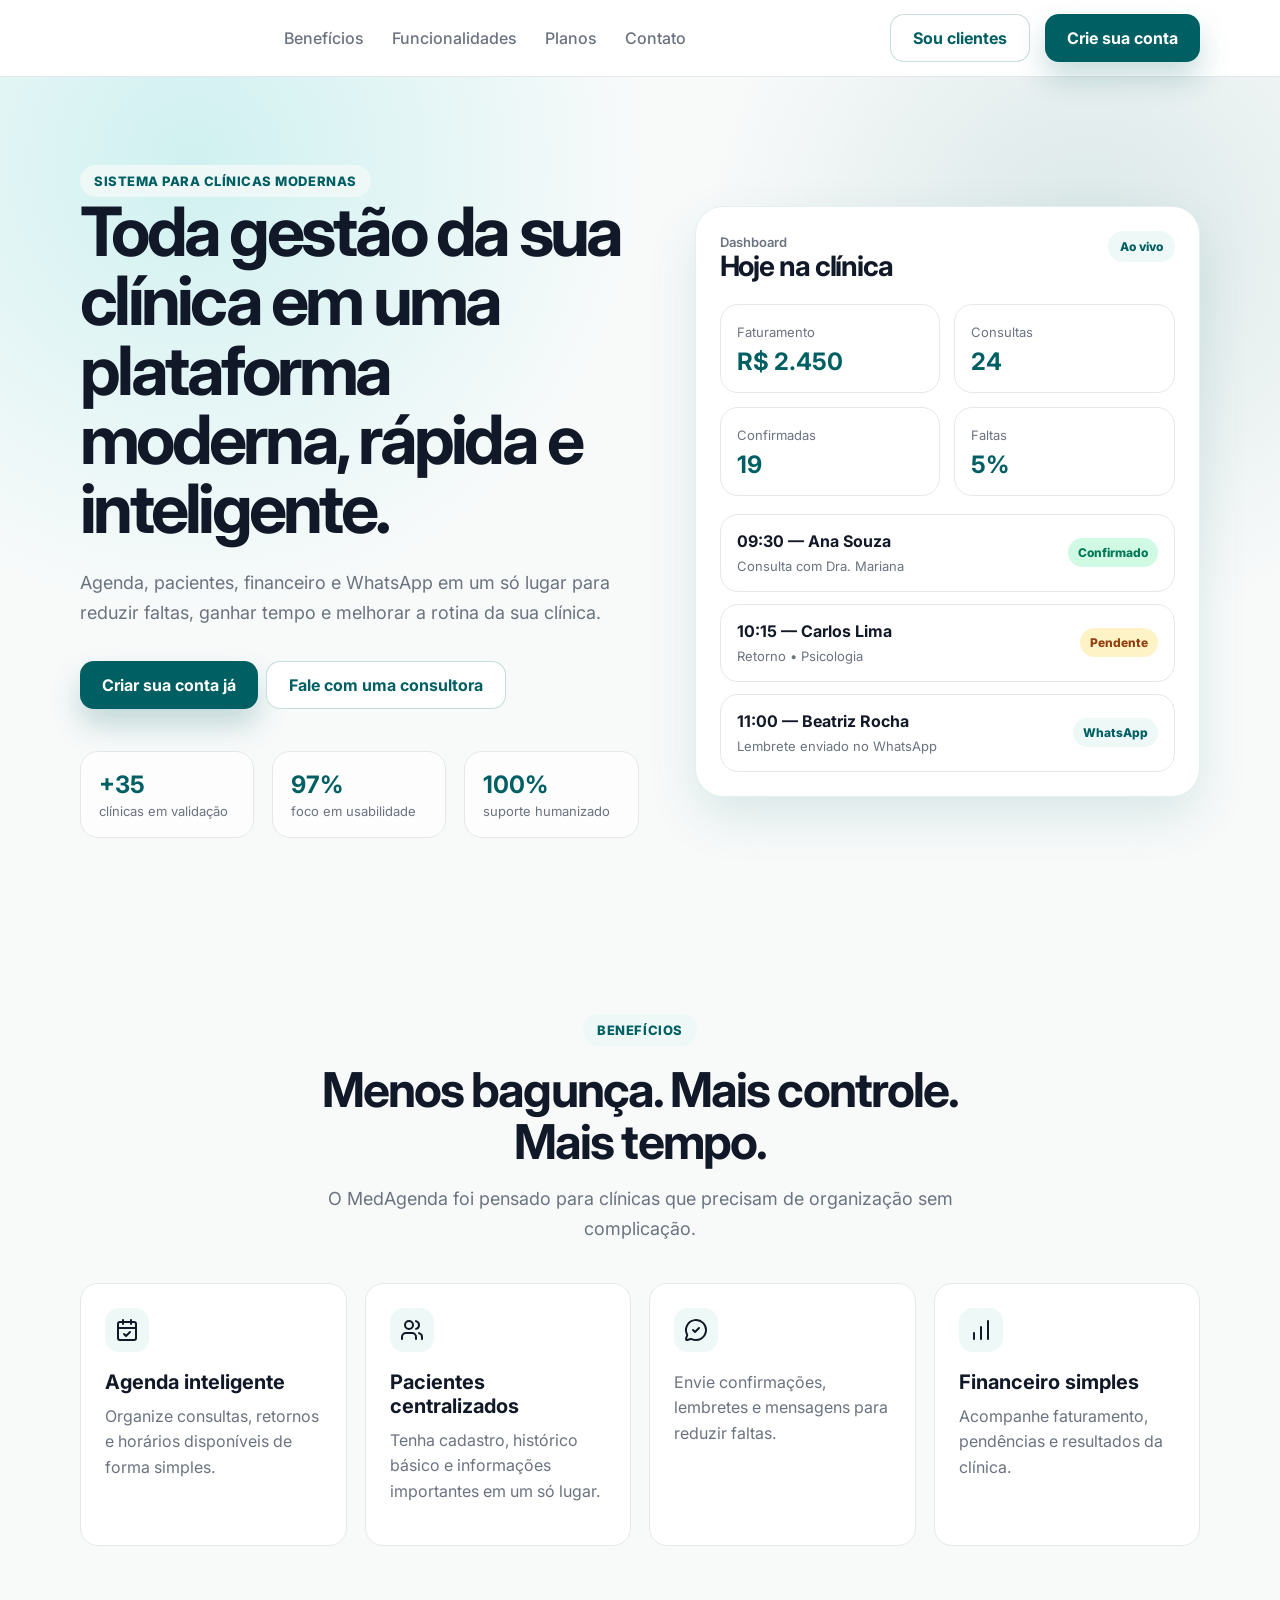
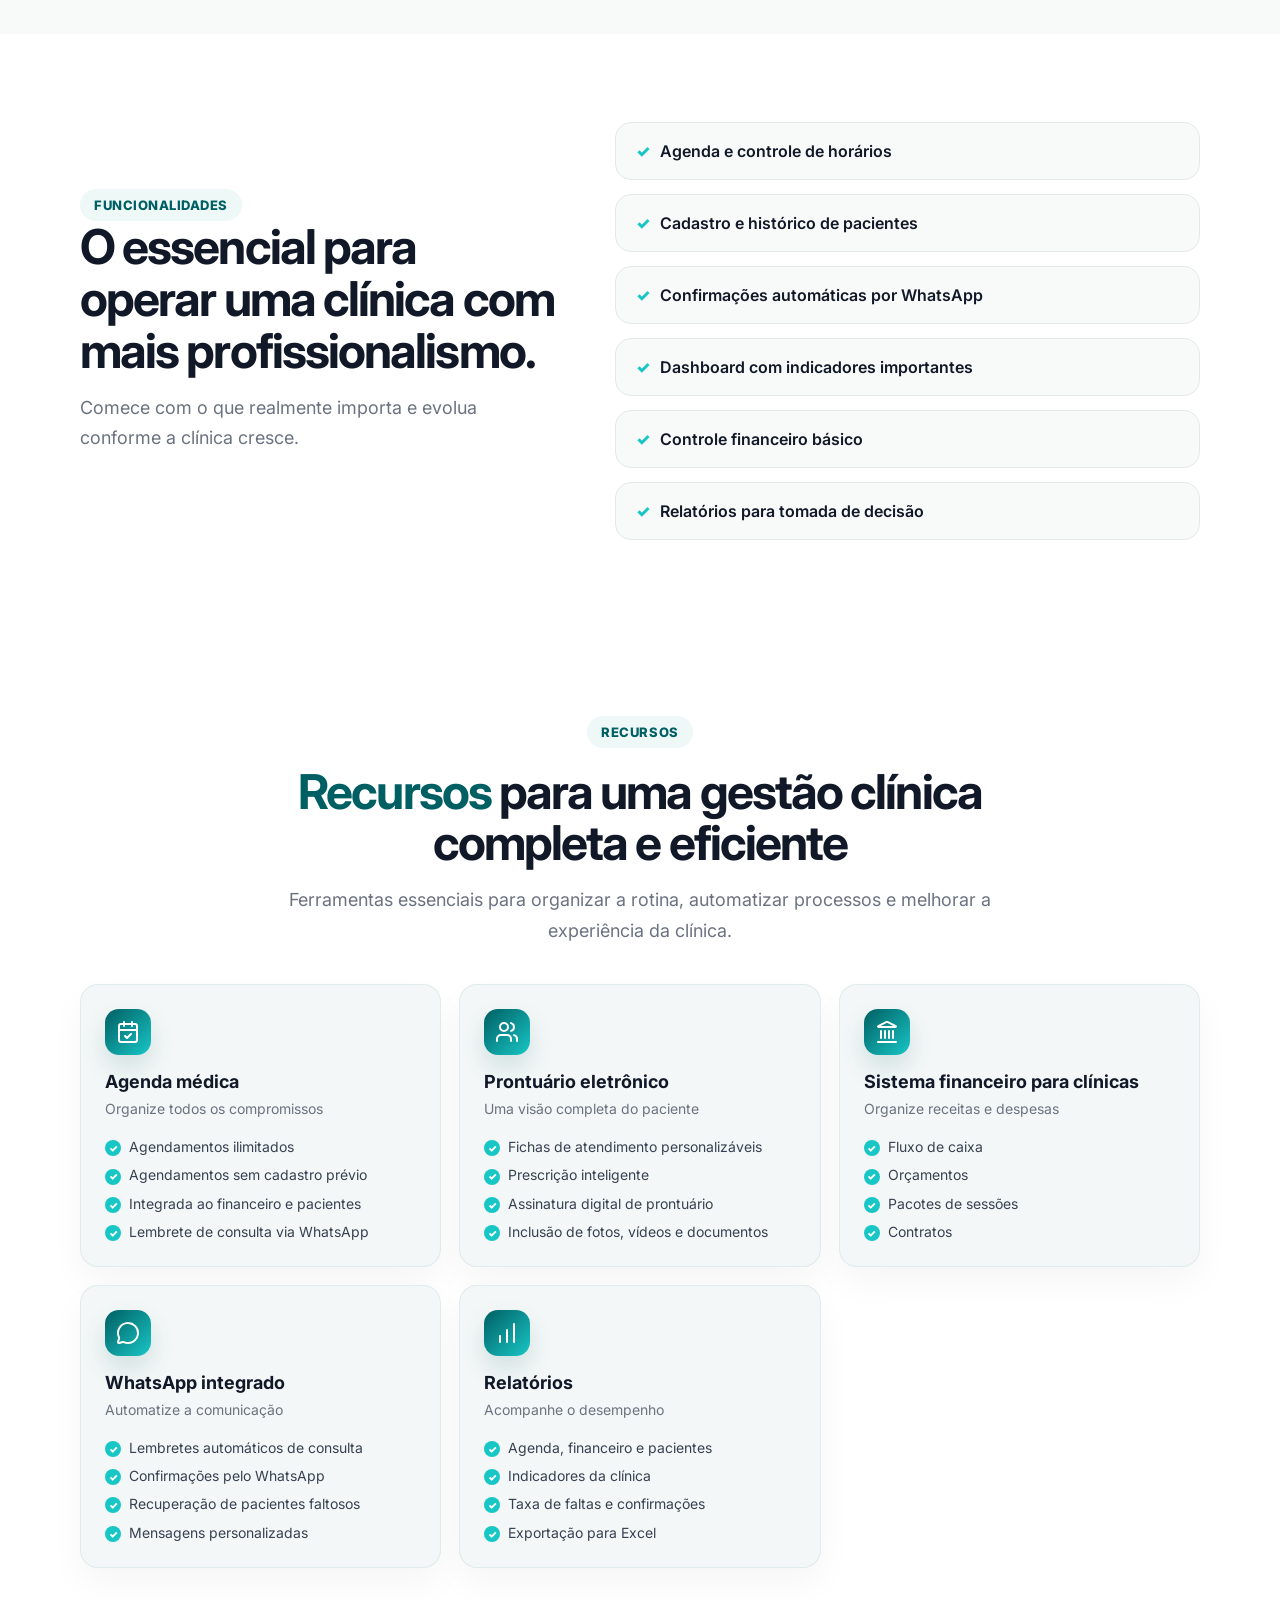
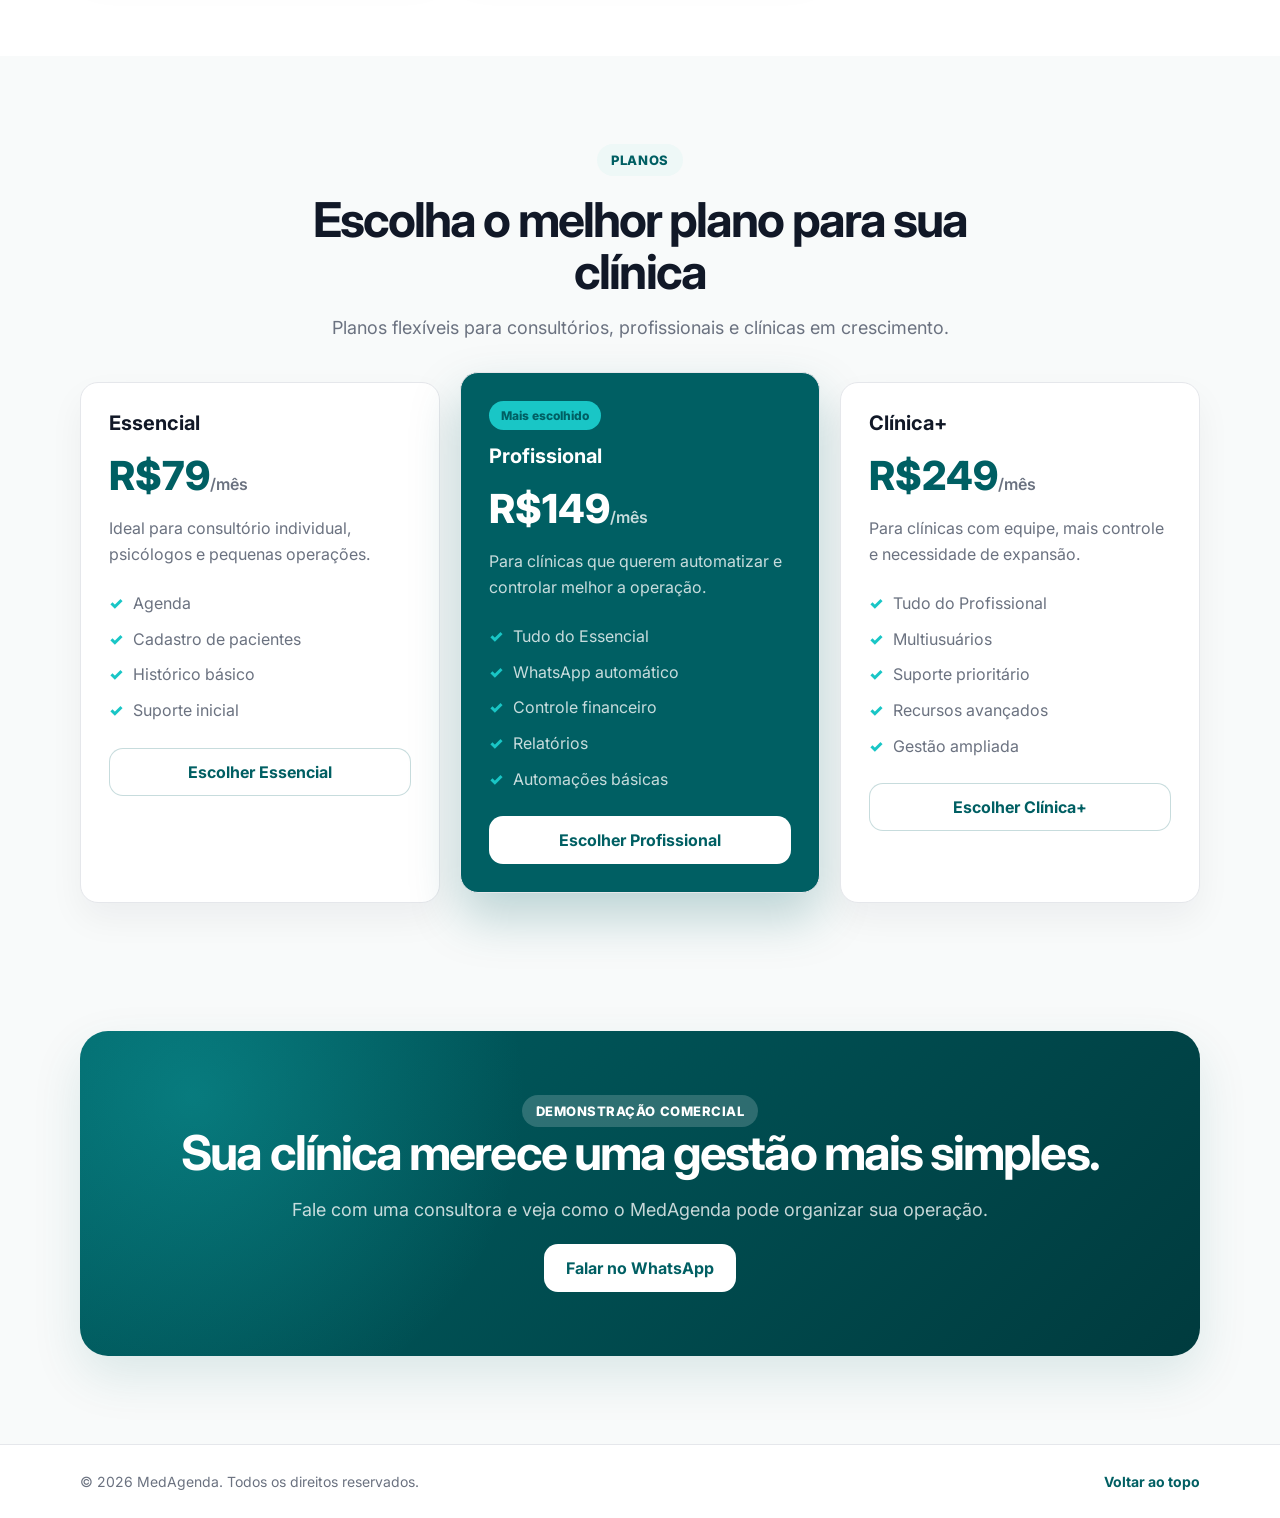
<file: index.html>
<!DOCTYPE html>
<html lang="pt-BR">

<head>
  <meta charset="UTF-8" />
  <meta name="viewport" content="width=device-width, initial-scale=1.0" />
  <title>MedAgenda | Gestão para Clínicas</title>
  <meta name="description"
    content="Sistema simples para clínicas organizarem agenda, pacientes, financeiro e WhatsApp." />
  <link rel="preconnect" href="https://fonts.googleapis.com">
  <link rel="preconnect" href="https://fonts.gstatic.com" crossorigin>
  <link href="https://fonts.googleapis.com/css2?family=Inter:wght@400;500;600;700;800&display=swap" rel="stylesheet">
  <link rel="stylesheet" href="./css/iniciol.css" />
  <link rel="stylesheet" href="./css/responsive.css">

</head> 

<body>
  <header class="header">
    <nav class="nav container">
      <a href="#inicio" class="logo" aria-label="MedAgenda">
      </a>

      <button class="menu-button" id="menuButton" aria-label="Abrir menu">☰</button>

      <div class="nav-links" id="navLinks">
        <a href="#beneficios">Benefícios</a>
        <a href="#funcionalidades">Funcionalidades</a>
        <a href="#planos">Planos</a>
        <a href="#contato">Contato</a>
      </div>
      <div class="header-actions">
        <a href="./html/Login.html" class="btn btn-outline header-cta2">Sou clientes </a>
        <a href="./html/cadastro.html" class="btn btn-primary header-cta">Crie sua conta</a>
      </div>
    </nav>
  </header>

  <main>
    <section class="hero section" id="inicio">
      <div class="container hero-grid">
        <div class="hero-content">
          <span class="badge">Sistema para clínicas modernas</span>
          <h1>Toda gestão da sua clínica em uma plataforma moderna, rápida e inteligente.</h1>
          <p>
            Agenda, pacientes, financeiro e WhatsApp em um só lugar para reduzir faltas,
            ganhar tempo e melhorar a rotina da sua clínica.
          </p>

          <div class="hero-actions">
            <a href="./html/cadastro.html" class="btn btn-primary">Criar sua conta já</a>
            <a href="#contato" class="btn btn-secondary">Fale com uma consultora</a>
          </div>

          <div class="hero-stats">
            <div>
              <strong>+35</strong>
              <span>clínicas em validação</span>
            </div>
            <div>
              <strong>97%</strong>
              <span>foco em usabilidade</span>
            </div>
            <div>
              <strong>100%</strong>
              <span>suporte humanizado</span>
            </div>
          </div>
        </div>

        <div class="dashboard-card" aria-label="Prévia do dashboard MedAgenda">
          <div class="dashboard-top">
            <div>
              <span class="small-label">Dashboard</span>
              <h2>Hoje na clínica</h2>
            </div>
            <span class="live-dot">Ao vivo</span>
          </div>

          <div class="metrics-grid">
            <div class="metric-card">
              <span>Faturamento</span>
              <strong>R$ 2.450</strong>
            </div>
            <div class="metric-card">
              <span>Consultas</span>
              <strong>24</strong>
            </div>
            <div class="metric-card">
              <span>Confirmadas</span>
              <strong>19</strong>
            </div>
            <div class="metric-card">
              <span>Faltas</span>
              <strong>5%</strong>
            </div>
          </div>

          <div class="appointment-list">
            <div class="appointment-card">
              <div>
                <strong>09:30 — Ana Souza</strong>
                <span>Consulta com Dra. Mariana</span>
              </div>
              <span class="status confirmed">Confirmado</span>
            </div>
            <div class="appointment-card">
              <div>
                <strong>10:15 — Carlos Lima</strong>
                <span>Retorno • Psicologia</span>
              </div>
              <span class="status pending">Pendente</span>
            </div>
            <div class="appointment-card">
              <div>
                <strong>11:00 — Beatriz Rocha</strong>
                <span>Lembrete enviado no WhatsApp</span>
              </div>
              <span class="status whatsapp">WhatsApp</span>
            </div>
          </div>
        </div>
      </div>
    </section>

    <section class="section" id="beneficios">
      <div class="container section-title">
        <span class="badge">Benefícios</span>
        <h2>Menos bagunça. Mais controle. Mais tempo.</h2>
        <p>O MedAgenda foi pensado para clínicas que precisam de organização sem complicação.</p>
      </div>

      <div class="container cards-grid">
        <article class="feature-card">
          <span class="feature-icon"><svg xmlns="http://www.w3.org/2000/svg" width="24" height="24" viewBox="0 0 24 24"
              fill="none" stroke="currentColor" stroke-width="2" stroke-linecap="round" stroke-linejoin="round"
              class="lucide lucide-calendar-check">

              <path d="M8 2v4" />
              <path d="M16 2v4" />
              <rect width="18" height="18" x="3" y="4" rx="2" />
              <path d="M3 10h18" />
              <path d="m9 16 2 2 4-4" />

            </svg></span>
          <h3>Agenda inteligente</h3>
          <p>Organize consultas, retornos e horários disponíveis de forma simples.</p>
        </article>
        <article class="feature-card">
          <span class="feature-icon"> <svg xmlns="http://www.w3.org/2000/svg" width="24" height="24" viewBox="0 0 24 24"
              fill="none" stroke="currentColor" stroke-width="2" stroke-linecap="round" stroke-linejoin="round"
              class="lucide lucide-users-icon lucide-users">

              <path d="M16 21v-2a4 4 0 0 0-4-4H6a4 4 0 0 0-4 4v2" />
              <path d="M16 3.128a4 4 0 0 1 0 7.744" />
              <path d="M22 21v-2a4 4 0 0 0-3-3.87" />
              <circle cx="9" cy="7" r="4" />
            </svg></span>
          <h3>Pacientes centralizados</h3>
          <p>Tenha cadastro, histórico básico e informações importantes em um só lugar.</p>
        </article>
        <article class="feature-card">
          <span class="feature-icon"><svg xmlns="http://www.w3.org/2000/svg" width="24" height="24" viewBox="0 0 24 24"
              fill="none" stroke="currentColor" stroke-width="2" stroke-linecap="round" stroke-linejoin="round"
              class="lucide lucide-message-circle-check-icon lucide-message-circle-check">
              <path
                d="M2.992 16.342a2 2 0 0 1 .094 1.167l-1.065 3.29a1 1 0 0 0 1.236 1.168l3.413-.998a2 2 0 0 1 1.099.092 10 10 0 1 0-4.777-4.719" />
              <path d="m9 12 2 2 4-4" />
            </svg></span>
          <p>Envie confirmações, lembretes e mensagens para reduzir faltas.</p>
        </article>
        <article class="feature-card">
          <span class="feature-icon"><svg xmlns="http://www.w3.org/2000/svg" width="24" height="24" viewBox="0 0 24 24"
              fill="none" stroke="currentColor" stroke-width="2" stroke-linecap="round" stroke-linejoin="round"
              class="lucide lucide-chart-no-axes-column-increasing-icon lucide-chart-no-axes-column-increasing">
              <path d="M5 21v-6" />
              <path d="M12 21V9" />
              <path d="M19 21V3" />
            </svg></span>
          <h3>Financeiro simples</h3>
          <p>Acompanhe faturamento, pendências e resultados da clínica.</p>
        </article>
      </div>
    </section>

    <section class="section light-section" id="funcionalidades">
      <div class="container split-grid">
        <div>
          <span class="badge">Funcionalidades</span>
          <h2>O essencial para operar uma clínica com mais profissionalismo.</h2>
          <p>
            Comece com o que realmente importa e evolua conforme a clínica cresce.
          </p>
        </div>

        <ul class="check-list">
          <li>Agenda e controle de horários</li>
          <li>Cadastro e histórico de pacientes</li>
          <li>Confirmações automáticas por WhatsApp</li>
          <li>Dashboard com indicadores importantes</li>
          <li>Controle financeiro básico</li>
          <li>Relatórios para tomada de decisão</li>
        </ul>
      </div>
    </section>


    <!-- \ RECURSOS MEDAGENDA -->
    <section class="section resources-section" id="recursos">
      <div class="container section-title">
        <span class="badge">Recursos</span>
        <h2><span>Recursos</span> para uma gestão clínica completa e eficiente</h2>
        <p>Ferramentas essenciais para organizar a rotina, automatizar processos e melhorar a experiência da clínica.
        </p>
      </div>

      <div class="container resources-grid">
        <article class="resource-card">

          <span class="resource-icon">

            <!-- \\ COLOQUE O SVG AQUI -->
            <svg xmlns="http://www.w3.org/2000/svg" width="24" height="24" viewBox="0 0 24 24" fill="none"
              stroke="currentColor" stroke-width="2" stroke-linecap="round" stroke-linejoin="round"
              class="lucide lucide-calendar-check">

              <path d="M8 2v4" />
              <path d="M16 2v4" />
              <rect width="18" height="18" x="3" y="4" rx="2" />
              <path d="M3 10h18" />
              <path d="m9 16 2 2 4-4" />

            </svg>

          </span>

          <div>
            <h3>Agenda médica</h3>
            <p>Organize todos os compromissos</p>
          </div>

          <ul>

            <li>Agendamentos ilimitados</li>
            <li>Agendamentos sem cadastro prévio</li>
            <li>Integrada ao financeiro e pacientes</li>
            <li>Lembrete de consulta via WhatsApp</li>
          </ul>

        </article>

        <article class="resource-card">
          <span class="resource-icon">

            <svg xmlns="http://www.w3.org/2000/svg" width="24" height="24" viewBox="0 0 24 24" fill="none"
              stroke="currentColor" stroke-width="2" stroke-linecap="round" stroke-linejoin="round"
              class="lucide lucide-users-icon lucide-users">

              <path d="M16 21v-2a4 4 0 0 0-4-4H6a4 4 0 0 0-4 4v2" />
              <path d="M16 3.128a4 4 0 0 1 0 7.744" />
              <path d="M22 21v-2a4 4 0 0 0-3-3.87" />
              <circle cx="9" cy="7" r="4" />
            </svg></span>
          <div>
            <h3>Prontuário eletrônico</h3>
            <p>Uma visão completa do paciente</p>
          </div>
          <ul>
            <li>Fichas de atendimento personalizáveis</li>
            <li>Prescrição inteligente</li>
            <li>Assinatura digital de prontuário</li>
            <li>Inclusão de fotos, vídeos e documentos</li>
          </ul>
        </article>

        <article class="resource-card">
          <span class="resource-icon"><svg xmlns="http://www.w3.org/2000/svg" width="24" height="24" viewBox="0 0 24 24"
              fill="none" stroke="currentColor" stroke-width="2" stroke-linecap="round" stroke-linejoin="round"
              class="lucide lucide-landmark-icon lucide-landmark">
              <path d="M10 18v-7" />
              <path d="M11.119 2.205a2 2 0 0 1 1.762 0l7.84 3.846A.5.5 0 0 1 20.5 7h-17a.5.5 0 0 1-.22-.949z" />
              <path d="M14 18v-7" />
              <path d="M18 18v-7" />
              <path d="M3 22h18" />
              <path d="M6 18v-7" />
            </svg></span>
          <div>
            <h3>Sistema financeiro para clínicas</h3>
            <p>Organize receitas e despesas</p>
          </div>
          <ul>
            <li>Fluxo de caixa</li>
            <li>Orçamentos</li>
            <li>Pacotes de sessões</li>
            <li>Contratos</li>
          </ul>
        </article>

        <article class="resource-card">
          <span class="resource-icon"><svg xmlns="http://www.w3.org/2000/svg" width="24" height="24" viewBox="0 0 24 24"
              fill="none" stroke="currentColor" stroke-width="2" stroke-linecap="round" stroke-linejoin="round"
              class="lucide lucide-message-circle-icon lucide-message-circle">
              <path
                d="M2.992 16.342a2 2 0 0 1 .094 1.167l-1.065 3.29a1 1 0 0 0 1.236 1.168l3.413-.998a2 2 0 0 1 1.099.092 10 10 0 1 0-4.777-4.719" />
            </svg></span>
          <div>
            <h3>WhatsApp integrado</h3>
            <p>Automatize a comunicação</p>
          </div>
          <ul>
            <li>Lembretes automáticos de consulta</li>
            <li>Confirmações pelo WhatsApp</li>
            <li>Recuperação de pacientes faltosos</li>
            <li>Mensagens personalizadas</li>
          </ul>
        </article>

        <article class="resource-card">
          <span class="resource-icon"><svg xmlns="http://www.w3.org/2000/svg" width="24" height="24" viewBox="0 0 24 24"
              fill="none" stroke="currentColor" stroke-width="2" stroke-linecap="round" stroke-linejoin="round"
              class="lucide lucide-chart-no-axes-column-increasing-icon lucide-chart-no-axes-column-increasing">
              <path d="M5 21v-6" />
              <path d="M12 21V9" />
              <path d="M19 21V3" />
            </svg></span>
          <div>
            <h3>Relatórios</h3>
            <p>Acompanhe o desempenho</p>
          </div>
          <ul>
            <li>Agenda, financeiro e pacientes</li>
            <li>Indicadores da clínica</li>
            <li>Taxa de faltas e confirmações</li>
            <li>Exportação para Excel</li>
          </ul>
        </article>

      </div>
    </section>

    <section class="section" id="planos">
      <div class="container section-title">
        <span class="badge">Planos</span>
        <h2>Escolha o melhor plano para sua clínica</h2>
        <p>Planos flexíveis para consultórios, profissionais e clínicas em crescimento.</p>
      </div>

      <div class="container pricing-grid">
        <article class="price-card">
          <h3>Essencial</h3>
          <p class="price">R$79<span>/mês</span></p>
          <p class="plan-desc">Ideal para consultório individual, psicólogos e pequenas operações.</p>
          <ul>
            <li>Agenda</li>
            <li>Cadastro de pacientes</li>
            <li>Histórico básico</li>
            <li>Suporte inicial</li>
          </ul>
          <a href="#contato" class="btn btn-outline full">Escolher Essencial</a>
        </article>

        <article class="price-card highlighted">
          <span class="popular">Mais escolhido</span>
          <h3>Profissional</h3>
          <p class="price">R$149<span>/mês</span></p>
          <p class="plan-desc">Para clínicas que querem automatizar e controlar melhor a operação.</p>
          <ul>
            <li>Tudo do Essencial</li>
            <li>WhatsApp automático</li>
            <li>Controle financeiro</li>
            <li>Relatórios</li>
            <li>Automações básicas</li>
          </ul>
          <a href="#contato" class="btn btn-light full">Escolher Profissional</a>
        </article>

        <article class="price-card">
          <h3>Clínica+</h3>
          <p class="price">R$249<span>/mês</span></p>
          <p class="plan-desc">Para clínicas com equipe, mais controle e necessidade de expansão.</p>
          <ul>
            <li>Tudo do Profissional</li>
            <li>Multiusuários</li>
            <li>Suporte prioritário</li>
            <li>Recursos avançados</li>
            <li>Gestão ampliada</li>
          </ul>
          <a href="#contato" class="btn btn-outline full">Escolher Clínica+</a>
        </article>
      </div>
    </section>

    <section class="section cta-section" id="contato">
      <div class="container cta-card">
        <span class="badge badge-light">Demonstração comercial</span>
        <h2>Sua clínica merece uma gestão mais simples.</h2>
        <p>Fale com uma consultora e veja como o MedAgenda pode organizar sua operação.</p>
        <a href="https://wa.me/5500000000000" class="btn btn-light">Falar no WhatsApp</a>
      </div>
    </section>
  </main>

  <footer class="footer">
    <div class="container footer-content">
      <p>© 2026 MedAgenda. Todos os direitos reservados.</p>
      <a href="#inicio">Voltar ao topo</a>
    </div>
  </footer>

  <script>
    var menuButton = document.getElementById("menuButton");
    var navLinks = document.getElementById("navLinks");

    if (menuButton && navLinks) {
      menuButton.addEventListener("click", function() {
        navLinks.classList.toggle("open");
      });
    }
  </script>
</body>

</html>
</file>
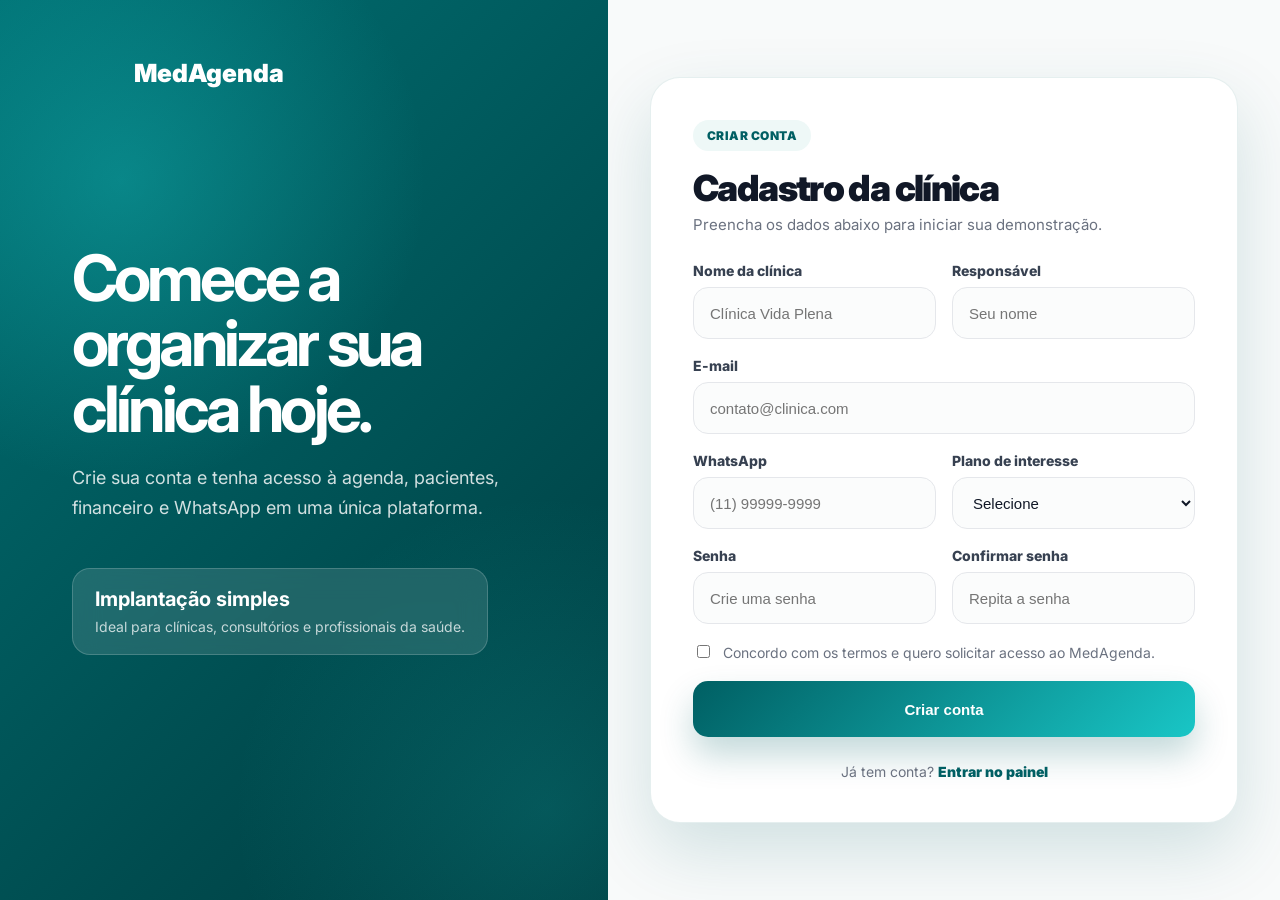
<file: html/cadastro.html>
<!DOCTYPE html>
<html lang="pt-BR">
<head>
  <meta charset="UTF-8" />
  <meta name="viewport" content="width=device-width, initial-scale=1.0" />
  <title>Cadastro | MedAgenda</title>
  <link rel="preconnect" href="https://fonts.googleapis.com">
  <link rel="preconnect" href="https://fonts.gstatic.com" crossorigin>
  <link href="https://fonts.googleapis.com/css2?family=Inter:wght@400;500;600;700;800;900&display=swap" rel="stylesheet">
  <link rel="stylesheet" href="../css/cadastro.css" />
  <link rel="stylesheet" href="../css/responsive.css">

</head>
<body>

<main class="register-page">
  <section class="register-brand">
    <a href="../index.html" class="logo">
      <span class="logo-icon">

      </span>
      <span>MedAgenda</span>
    </a>

    <h1>Comece a organizar sua clínica hoje.</h1>
    <p>Crie sua conta e tenha acesso à agenda, pacientes, financeiro e WhatsApp em uma única plataforma.</p>

    <div class="brand-card">
      <strong>Implantação simples</strong>
      <span>Ideal para clínicas, consultórios e profissionais da saúde.</span>
    </div>
  </section>

  <section class="register-area">
    <div class="register-card">
      <span class="badge">Criar conta</span>
      <h2>Cadastro da clínica</h2>
      <p class="subtitle">Preencha os dados abaixo para iniciar sua demonstração.</p>

      <form id="registerForm" class="register-form">
        <div class="form-grid">
          <div class="form-group">
            <label>Nome da clínica</label>
            <input type="text" id="clinicName" placeholder="Clínica Vida Plena" required>
          </div>

          <div class="form-group">
            <label>Responsável</label>
            <input type="text" id="ownerName" placeholder="Seu nome" required>
          </div>
        </div>

        <div class="form-group">
          <label>E-mail</label>
          <input type="email" id="email" placeholder="contato@clinica.com" required>
        </div>

        <div class="form-grid">
          <div class="form-group">
            <label>WhatsApp</label>
            <input type="tel" id="whatsapp" placeholder="(11) 99999-9999" required>
          </div>

          <div class="form-group">
            <label>Plano de interesse</label>
            <select id="plan" required>
              <option value="">Selecione</option>
              <option>Essencial</option>
              <option>Profissional</option>
              <option>Clínica+</option>
            </select>
          </div>
        </div>

        <div class="form-grid">
          <div class="form-group">
            <label>Senha</label>
            <input type="password" id="password" placeholder="Crie uma senha" required>
          </div>

          <div class="form-group">
            <label>Confirmar senha</label>
            <input type="password" id="confirmPassword" placeholder="Repita a senha" required>
          </div>
        </div>

        <label class="terms">
          <input type="checkbox" id="terms" required>
          <span>Concordo com os termos e quero solicitar acesso ao MedAgenda.</span>
        </label>

        <button type="submit" class="btn-register">Criar conta</button>
      </form>

      <p class="login-text">
        Já tem conta?
        <a href="./Login.html">Entrar no painel</a>
      </p>
    </div>
  </section>
</main>

</body>
</html>
</file>
<file: css/iniciol.css>
:root {
  --green-dark: #005F63;
  --green-light: #19C6C6;
  --green-soft: #EEF8F7;
  --background: #F8FAFA;
  --white: #FFFFFF;
  --text: #111827;
  --muted: #6B7280;
  --border: #E5E7EB;
  --shadow: 0 20px 50px rgba(0, 95, 99, 0.12);
}

* {
  box-sizing: border-box;
}

html {
  scroll-behavior: smooth;
}

body {
  margin: 0;
  font-family: "Inter", Arial, sans-serif;
  color: var(--text);
  background: var(--background);
}

img {
  max-width: 100%;
  display: block;
}

a {
  color: inherit;
  text-decoration: none;
}

.container {
  width: min(1120px, calc(100% - 32px));
  margin: 0 auto;
}

.section {
  padding: 88px 0;
}

.header {
  position: sticky;
  top: 0;
  z-index: 50;
  background: rgba(255, 255, 255, 0.88);
  backdrop-filter: blur(16px);
  border-bottom: 1px solid var(--border);
}

.nav {
  height: 76px;
  display: flex;
  align-items: center;
  justify-content: space-between;
  gap: 24px;
}

.header-actions {
  display: flex;
  align-items: center;
  gap: 15px;
}

.logo {
  display: flex;
  align-items: center;
  gap: 10px;
  font-weight: 800;
  color: var(--green-dark);
}

.logo-icon {
  width: 42px;
  height: 42px;
  border-radius: 14px;
  display: grid;
  place-items: center;
  color: white;
  background: linear-gradient(135deg, var(--green-dark), var(--green-light));
  box-shadow: 0 12px 24px rgba(0, 95, 99, 0.18);
}

.nav-links {
  display: flex;
  align-items: center;
  gap: 28px;
  color: var(--muted);
  font-weight: 500;
}

.nav-links a:hover {
  color: var(--green-dark);
}

.menu-button {
  display: none;
  border: 0;
  background: transparent;
  font-size: 28px;
  color: var(--green-dark);
}

.btn {
  display: inline-flex;
  align-items: center;
  justify-content: center;
  min-height: 48px;
  padding: 0 22px;
  border-radius: 14px;
  font-weight: 700;
  transition: transform 0.2s ease, box-shadow 0.2s ease, background 0.2s ease;
}

.btn:hover {
  transform: translateY(-2px);
}

.btn-primary {
  color: white;
  background: var(--green-dark);
  box-shadow: 0 16px 30px rgba(0, 95, 99, 0.22);
}

.btn-secondary,
.btn-outline {
  color: var(--green-dark);
  background: rgb(255, 255, 255);
  border: 1px solid rgba(0, 95, 99, 0.22);
}

.btn-outline:hover {
  background: #005F63;
  color: rgb(255, 255, 255);
  box-shadow: 0 14px 28px rgba(0, 95, 99, 0.18);
}

.btn-light {
  color: var(--green-dark);
  background: white;
}

.full {
  width: 100%;
}

.hero {
  position: relative;
  overflow: hidden;
  background:
    radial-gradient(circle at 15% 10%, rgba(25, 198, 198, 0.18), transparent 34%),
    radial-gradient(circle at 85% 20%, rgba(0, 95, 99, 0.12), transparent 30%);
}

.hero-grid {
  display: grid;
  grid-template-columns: 1.05fr 0.95fr;
  gap: 56px;
  align-items: center;
}

.badge {
  display: inline-flex;
  padding: 8px 14px;
  border-radius: 999px;
  color: var(--green-dark);
  background: var(--green-soft);
  font-size: 13px;
  font-weight: 800;
  text-transform: uppercase;
  letter-spacing: 0.04em;
}

.badge-light {
  color: white;
  background: rgba(255, 255, 255, 0.18);
}

h1,
h2,
h3,
p {
  margin-top: 0;
}

h1 {
  margin-bottom: 24px;
  font-size: clamp(42px, 6vw, 68px);
  line-height: 1.02;
  letter-spacing: -0.055em;
}

h2 {
  margin-bottom: 16px;
  font-size: clamp(32px, 4vw, 48px);
  line-height: 1.08;
  letter-spacing: -0.04em;
}

h3 {
  margin-bottom: 10px;
  font-size: 20px;
}

.hero-content p,
.section-title p,
.split-grid p,
.cta-card p {
  color: var(--muted);
  font-size: 18px;
  line-height: 1.7;
}

.hero-actions {
  display: flex;
  flex-wrap: wrap;
  gap: 8px;
  margin-top: 32px;
}

.hero-stats {
  display: grid;
  grid-template-columns: repeat(3, 1fr);
  gap: 18px;
  margin-top: 42px;
}

.hero-stats div {
  padding: 18px;
  border: 1px solid var(--border);
  border-radius: 18px;
  background: rgba(255, 255, 255, 0.72);
}

.hero-stats strong {
  display: block;
  color: var(--green-dark);
  font-size: 24px;
}

.hero-stats span {
  display: block;
  margin-top: 4px;
  color: var(--muted);
  font-size: 13px;
}

.dashboard-card {
  padding: 24px;
  border: 1px solid rgba(0, 95, 99, 0.10);
  border-radius: 28px;
  background: white;
  box-shadow: var(--shadow);
}

.dashboard-top {
  display: flex;
  align-items: flex-start;
  justify-content: space-between;
  gap: 16px;
  margin-bottom: 22px;
}

.dashboard-top h2 {
  font-size: 28px;
  margin-bottom: 0;
}

.small-label {
  color: var(--muted);
  font-size: 13px;
  font-weight: 600;
}

.live-dot {
  padding: 8px 12px;
  border-radius: 999px;
  color: var(--green-dark);
  background: var(--green-soft);
  font-size: 12px;
  font-weight: 800;
}

.metrics-grid {
  display: grid;
  grid-template-columns: repeat(2, 1fr);
  gap: 14px;
}

.metric-card,
.appointment-card,
.feature-card,
.price-card {
  border: 1px solid var(--border);
  background: white;
  border-radius: 18px;
}

.metric-card {
  padding: 16px;
}

.metric-card span,
.appointment-card span {
  color: var(--muted);
  font-size: 13px;
}

.metric-card strong {
  display: block;
  margin-top: 6px;
  color: var(--green-dark);
  font-size: 24px;
}

.appointment-list {
  display: grid;
  gap: 12px;
  margin-top: 18px;
}

.appointment-card {
  display: flex;
  align-items: center;
  justify-content: space-between;
  gap: 14px;
  padding: 16px;
}

.appointment-card strong {
  display: block;
  margin-bottom: 4px;
}

.status {
  flex: 0 0 auto;
  padding: 7px 10px;
  border-radius: 999px;
  font-size: 12px !important;
  font-weight: 800;
}

.confirmed {
  color: #047857 !important;
  background: #D1FAE5;
}

.pending {
  color: #92400E !important;
  background: #FEF3C7;
}

.whatsapp {
  color: var(--green-dark) !important;
  background: var(--green-soft);
}

.section-title {
  max-width: 720px;
  text-align: center;
}

.section-title .badge {
  margin-bottom: 18px;
}

.cards-grid {
  display: grid;
  grid-template-columns: repeat(4, 1fr);
  gap: 18px;
  margin-top: 38px;
}

.feature-card {
  padding: 24px;
  transition: transform 0.2s ease, box-shadow 0.2s ease;
}

.feature-card:hover {
  transform: translateY(-4px);
  box-shadow: 0 18px 35px rgba(0, 95, 99, 0.10);
}

.feature-icon {
  width: 44px;
  height: 44px;
  display: grid;
  place-items: center;
  margin-bottom: 18px;
  border-radius: 14px;
  background: var(--green-soft);
}

.feature-card p,
.plan-desc,
.price-card li {
  color: var(--muted);
  line-height: 1.6;
}

.light-section {
  background: white;
}

.split-grid {
  display: grid;
  grid-template-columns: 0.9fr 1.1fr;
  gap: 56px;
  align-items: center;
}

.check-list {
  display: grid;
  gap: 14px;
  margin: 0;
  padding: 0;
  list-style: none;
}

.check-list li {
  padding: 18px 20px;
  border: 1px solid var(--border);
  border-radius: 16px;
  background: var(--background);
  font-weight: 600;
}

.check-list li::before,
.price-card li::before {
  content: "✓";
  margin-right: 10px;
  color: var(--green-light);
  font-weight: 900;
}

.pricing-grid {
  display: grid;
  grid-template-columns: repeat(3, 1fr);
  gap: 20px;
  margin-top: 38px;
}

.price-card {
  position: relative;
  padding: 28px;
  box-shadow: 0 16px 35px rgba(17, 24, 39, 0.05);
}

.price-card.highlighted {
  color: white;
  background: var(--green-dark);
  transform: translateY(-10px);
  box-shadow: 0 24px 50px rgba(0, 95, 99, 0.25);
}

.price-card.highlighted .plan-desc,
.price-card.highlighted li,
.price-card.highlighted .price span {
  color: rgba(255, 255, 255, 0.78);
}

.popular {
  display: inline-flex;
  margin-bottom: 14px;
  padding: 7px 12px;
  border-radius: 999px;
  color: var(--green-dark);
  background: var(--green-light);
  font-size: 12px;
  font-weight: 800;
}

.price {
  margin: 16px 0;
  color: var(--green-dark);
  font-size: 40px;
  font-weight: 800;
}

.highlighted .price {
  color: white;
}

.price span {
  color: var(--muted);
  font-size: 16px;
  font-weight: 600;
}

.price-card ul {
  display: grid;
  gap: 10px;
  margin: 24px 0;
  padding: 0;
  list-style: none;
}

.cta-section {
  padding-top: 40px;
}

.cta-card {
  padding: 64px 32px;
  border-radius: 28px;
  text-align: center;
  color: white;
  background:
    radial-gradient(circle at 10% 20%, rgba(25, 198, 198, 0.30), transparent 32%),
    linear-gradient(135deg, var(--green-dark), #003B3E);
  box-shadow: var(--shadow);
}

.cta-card p {
  color: rgba(255, 255, 255, 0.78);
}

.footer {
  padding: 28px 0;
  border-top: 1px solid var(--border);
  background: white;
}

.footer-content {
  display: flex;
  justify-content: space-between;
  gap: 20px;
  color: var(--muted);
  font-size: 14px;
}

.footer-content p {
  margin: 0;
}

.footer-content a {
  color: var(--green-dark);
  font-weight: 700;
}


/* ===================================================== */
/* \ SEÇÃO RECURSOS MEDAGENDA */
/* ===================================================== */

.resources-section {
  background: var(--white);
}

.resources-section .section-title h2 span {
  color: var(--green-dark);
}

.resources-grid {
  display: grid;
  grid-template-columns: repeat(3, 1fr);
  gap: 18px;
  margin-top: 38px;
}

.resource-card {
  min-height: 190px;
  padding: 24px;
  border: 1px solid rgba(0, 95, 99, 0.08);
  border-radius: 18px;
  background: #F3F7F7;
  box-shadow: 0 16px 35px rgba(17, 24, 39, 0.04);
  transition: transform 0.2s ease, box-shadow 0.2s ease, border-color 0.2s ease;
}

.resource-card:hover {
  transform: translateY(-4px);
  border-color: rgba(0, 95, 99, 0.18);
  box-shadow: 0 22px 45px rgba(0, 95, 99, 0.10);
}

.resource-icon {
  width: 46px;
  height: 46px;
  display: grid;
  place-items: center;
  margin-bottom: 16px;
  border-radius: 14px;
  color: var(--white);
  background: linear-gradient(135deg, var(--green-dark), var(--green-light));
  box-shadow: 0 12px 24px rgba(0, 95, 99, 0.14);
  font-size: 21px;
}

.resource-card h3 {
  margin-bottom: 4px;
  color: var(--text);
  font-size: 18px;
  line-height: 1.25;
}

.resource-card p {
  margin-bottom: 18px;
  color: var(--muted);
  font-size: 14px;
  line-height: 1.5;
}

.resource-card ul {
  display: grid;
  gap: 8px;
  margin: 0;
  padding: 0;
  list-style: none;
}

.resource-card li {
  color: #374151;
  font-size: 14px;
  line-height: 1.45;
}

.resource-card li::before {
  content: "✓";
  display: inline-flex;
  align-items: center;
  justify-content: center;
  width: 16px;
  height: 16px;
  margin-right: 8px;
  border-radius: 999px;
  color: var(--white);
  background: var(--green-light);
  font-size: 10px;
  font-weight: 900;
}

.resource-card-wide {
  grid-column: span 1;
}

@media (max-width: 900px) {
  .resources-grid {
    grid-template-columns: repeat(2, 1fr);
  }
}

@media (max-width: 620px) {
  .resources-grid {
    grid-template-columns: 1fr;
  }

  .resource-card {
    min-height: auto;
  }
}


@media (max-width: 900px) {
  .header-cta {
    display: none;
  }

  .menu-button {
    display: block;
  }

  .nav-links {
    position: absolute;
    top: 76px;
    left: 16px;
    right: 16px;
    display: none;
    flex-direction: column;
    align-items: flex-start;
    padding: 20px;
    border: 1px solid var(--border);
    border-radius: 18px;
    background: white;
    box-shadow: var(--shadow);
  }

  .nav-links.open {
    display: flex;
  }

  .hero-grid,
  .split-grid {
    grid-template-columns: 1fr;
  }

  .cards-grid,
  .pricing-grid {
    grid-template-columns: repeat(2, 1fr);
  }

  .price-card.highlighted {
    transform: none;
  }
}

@media (max-width: 620px) {
  .section {
    padding: 64px 0;
  }

  .hero-actions,
  .footer-content {
    flex-direction: column;
  }

  .hero-actions .btn {
    width: 100%;
  }

  .hero-stats,
  .metrics-grid,
  .cards-grid,
  .pricing-grid {
    grid-template-columns: 1fr;
  }

  .appointment-card {
    align-items: flex-start;
    flex-direction: column;
  }
}


/* \\ TAMANHO SVG ÍCONES */
.resource-icon svg {
  width: 24px;
  height: 24px;
}
</file>
<file: css/responsive.css>
/* ===== RESPONSIVO GERAL CELULAR ===== */

@media (max-width: 900px) {
  html,
  body {
    width: 100%;
    overflow-x: hidden;
  }

  body {
    min-height: 100vh;
  }

  img,
  video,
  canvas {
    max-width: 100%;
  }

  .app {
    display: block;
    width: 100%;
  }

  .main,
  main,
  #conteudo {
    width: 100%;
    margin-left: 0 !important;
    padding: 20px 14px 42px !important;
  }

  .sidebar,
  #quadro_menu {
    position: relative;
    width: 100% !important;
    min-height: auto;
    height: auto;
    padding: 14px;
    border-right: 0;
    border-bottom: 1px solid #e5eaf0;
  }

  #topo {
    position: relative;
    width: 100% !important;
    height: auto;
    min-height: 56px;
    padding: 12px 14px;
  }

  .brand,
  #logo_menu {
    margin-bottom: 12px;
  }

  .menu,
  #menu_list {
    display: flex;
    gap: 8px;
    overflow-x: auto;
    padding-bottom: 6px;
  }

  .menu::-webkit-scrollbar,
  #menu_list::-webkit-scrollbar {
    display: none;
  }

  .menu-item,
  .btn_menu {
    flex: 0 0 auto;
    min-width: max-content;
    height: 42px;
    padding: 0 14px;
    border-radius: 999px;
    white-space: nowrap;
  }

  .sidebar-footer {
    display: none;
  }

  .topbar,
  .page-head,
  .agenda-header,
  .finance-header,
  .records-header {
    flex-direction: column;
    align-items: stretch;
    gap: 14px;
  }

  .topbar h1,
  #titGeral,
  .agenda-header h1,
  .finance-header h1,
  .patient-page h1,
  .marketing-page h1,
  .records-header h1 {
    font-size: 32px !important;
    line-height: 1.1;
  }

  .top-actions,
  .page-actions,
  .actions-row,
  .patient-actions,
  .marketing-actions,
  .finance-modal-actions {
    flex-wrap: wrap;
    width: 100%;
  }

  .search,
  input,
  select,
  textarea,
  button {
    max-width: 100%;
  }

  .search {
    width: 100%;
  }

  .dashboard-grid,
  .cards-grid,
  .stats-grid,
  .metrics-grid,
  .content-grid,
  .charts-grid,
  .bottom-grid,
  .page-grid,
  .form-grid,
  .patient-grid,
  .patient-grid-3,
  .marketing-grid,
  .batch-grid,
  .finance-filters,
  .finance-modal-form,
  .records-toolbar,
  .plans-grid,
  .dash-top-grid,
  .dash-bottom-grid,
  .dash-main-grid,
  .dash-ranking-grid,
  .agenda-toolbar,
  .appointment-top-grid,
  .appointment-details-grid,
  .appointment-bottom-grid,
  .clinic-settings-layout {
    grid-template-columns: 1fr !important;
  }

  .card,
  .page-card,
  .dash-card,
  .metric-card,
  .patient-card,
  .marketing-card,
  .plan-card,
  .finance-row,
  .records-row {
    width: 100%;
  }

  .span-2,
  .span-3,
  .span-4,
  .span-full,
  .field-full {
    grid-column: auto !important;
  }

  .table-wrapper,
  .table-area,
  .records-table,
  .finance-list,
  .agenda-table,
  .dash-table-wrap {
    overflow-x: auto;
    width: 100%;
  }

  table,
  .records-head,
  .records-row,
  .finance-table-head,
  .finance-row,
  .agenda-table-head,
  .agenda-row,
  .agenda-empty {
    min-width: 900px;
  }

  .modal-card,
  .appointment-modal-card,
  .finance-modal-card {
    width: 96vw !important;
    max-height: 92vh;
    overflow-y: auto;
    padding: 24px 18px !important;
  }
}

@media (max-width: 520px) {
  .main,
  main,
  #conteudo {
    padding: 18px 12px 36px !important;
  }

  .topbar h1,
  #titGeral,
  .agenda-header h1,
  .finance-header h1,
  .patient-page h1,
  .marketing-page h1,
  .records-header h1 {
    font-size: 28px !important;
  }

  .brand,
  .logo-text {
    font-size: 18px;
  }

  .new-appointment,
  #appointment_button a,
  #appointment_button button {
    width: 100%;
    height: 44px;
  }

  .menu-item,
  .btn_menu {
    height: 40px;
    padding: 0 12px;
    font-size: 12px;
  }

  .page-card,
  .dash-card,
  .metric-card,
  .patient-card,
  .marketing-card,
  .plan-card {
    padding: 16px !important;
    border-radius: 14px;
  }

  .records-toolbar,
  .finance-filters,
  .agenda-toolbar {
    padding: 12px !important;
  }
}
/* ===== AJUSTE MOBILE DASHBOARD ===== */

@media (max-width: 700px) {
  body {
    background: #f5f8fb;
  }

  #topo {
    position: sticky !important;
    top: 0;
    z-index: 50;
    height: 58px !important;
    min-height: 58px !important;
    padding: 0 18px !important;
    justify-content: flex-end !important;
    background: #fff !important;
  }

  .topo-ai,
  .topo-select,
  .avatar {
    display: none !important;
  }

  .topo-icon {
    width: 34px !important;
    height: 34px !important;
    font-size: 18px !important;
  }

  #quadro_menu {
    position: sticky !important;
    top: 58px;
    z-index: 40;
    width: 100% !important;
    height: auto !important;
    min-height: auto !important;
    padding: 18px 14px 10px !important;
    border-right: 0 !important;
    border-bottom: 1px solid #e7edf3 !important;
    background: #fff !important;
    overflow: visible !important;
  }

  #logo_menu {
    justify-content: center !important;
    min-height: auto !important;
    padding: 0 0 18px !important;
    margin: 0 !important;
  }

  .logo-mark {
    width: 54px !important;
    height: 54px !important;
    border-radius: 18px !important;
    font-size: 16px !important;
  }

  .logo-text {
    display: none !important;
  }

  #appointment_button {
    padding: 0 0 16px !important;
  }

  #appointment_button a,
  #appointment_button button {
    width: 100% !important;
    height: 56px !important;
    border-radius: 999px !important;
    font-size: 0 !important;
    box-shadow: 0 16px 28px rgba(0, 95, 99, .16) !important;
  }

  #appointment_button a i,
  #appointment_button button i {
    font-size: 22px !important;
  }

  #appointment_button span {
    display: none !important;
  }

  #menu_list {
    width: 100% !important;
    display: flex !important;
    gap: 10px !important;
    padding: 0 0 8px !important;
    overflow-x: auto !important;
    overflow-y: hidden !important;
    scrollbar-width: none !important;
  }

  #menu_list::-webkit-scrollbar {
    display: none !important;
  }

  .btn_menu {
    flex: 0 0 56px !important;
    width: 56px !important;
    min-width: 56px !important;
    height: 56px !important;
    min-height: 56px !important;
    padding: 0 !important;
    border-radius: 999px !important;
    justify-content: center !important;
    background: #fff !important;
    border: 1px solid #e4edf3 !important;
  }

  .btn_menu.active {
    background: var(--blue-light) !important;
    border-color: #cfe4e4 !important;
    color: var(--blue) !important;
  }

  .btn_menu::before,
  .texto_menu,
  .badge-new {
    display: none !important;
  }

  .ico_menu {
    width: auto !important;
    height: auto !important;
    font-size: 20px !important;
  }

  #conteudo {
    margin-left: 0 !important;
    padding: 26px 16px 44px !important;
  }

  .page-head {
    display: block !important;
    margin-bottom: 18px !important;
  }

  #titGeral {
    font-size: 34px !important;
    line-height: 1.05 !important;
  }

  .page-subtitle {
    margin-top: 8px !important;
    font-size: 14px !important;
  }

  .inicio-hero {
    display: grid !important;
    grid-template-columns: 1fr !important;
    gap: 16px !important;
    margin-bottom: 18px !important;
  }

  .inicio-main {
    min-height: auto !important;
    padding: 26px 24px !important;
    border-radius: 22px !important;
  }

  .inicio-main h1 {
    font-size: 34px !important;
    line-height: 1.08 !important;
    max-width: none !important;
    word-break: normal !important;
  }

  .inicio-main p {
    font-size: 15px !important;
    line-height: 1.5 !important;
  }

  .inicio-main .actions-row {
    display: grid !important;
    grid-template-columns: 1fr !important;
  }

  .inicio-main .secondary-btn {
    width: 100% !important;
  }

  .inicio-panel {
    width: 100% !important;
    border-radius: 20px !important;
    padding: 20px !important;
  }

  .inicio-item {
    align-items
</file>
<file: css/cadastro.css>
:root {
  --green-dark: #005F63;
  --green-light: #19C6C6;
  --green-soft: #EEF8F7;
  --background: #F8FAFA;
  --white: #FFFFFF;
  --text: #111827;
  --muted: #6B7280;
  --border: #E5E7EB;
  --shadow: 0 28px 70px rgba(0, 95, 99, 0.16);
}

* {
  box-sizing: border-box;
}

body {
  margin: 0;
  font-family: "Inter", Arial, sans-serif;
  color: var(--text);
  background: var(--background);
}

a {
  color: inherit;
  text-decoration: none;
}

.register-page {
  min-height: 100vh;
  display: grid;
  grid-template-columns: 0.95fr 1.05fr;
}

.register-brand {
  position: relative;
  overflow: hidden;
  padding: 72px;
  display: flex;
  flex-direction: column;
  justify-content: center;
  color: white;
  background:
    radial-gradient(circle at 20% 20%, rgba(25,198,198,.35), transparent 35%),
    radial-gradient(circle at 90% 90%, rgba(25,198,198,.18), transparent 32%),
    linear-gradient(135deg, #006F72, #003B3E);
}

.logo {
  position: absolute;
  top: 48px;
  left: 72px;
  display: inline-flex;
  align-items: center;
  gap: 12px;
  font-size: 25px;
  font-weight: 900;
}

.logo-icon {
  width: 50px;
  height: 50px;
  display: flex;
}

.logo-icon img {
  width: 100%;
  height: 100%;
  object-fit: contain;
}

.register-brand h1 {
  max-width: 580px;
  margin: 0 0 22px;
  font-size: clamp(44px, 5vw, 70px);
  line-height: 1.02;
  letter-spacing: -0.06em;
}

.register-brand p {
  max-width: 520px;
  margin: 0;
  color: rgba(255,255,255,.82);
  font-size: 18px;
  line-height: 1.7;
}

.brand-card {
  width: fit-content;
  margin-top: 44px;
  padding: 18px 22px;
  border: 1px solid rgba(255,255,255,.18);
  border-radius: 18px;
  background: rgba(255,255,255,.12);
  backdrop-filter: blur(14px);
}

.brand-card strong {
  display: block;
  margin-bottom: 5px;
  font-size: 20px;
}

.brand-card span {
  color: rgba(255,255,255,.75);
  font-size: 14px;
}

.register-area {
  display: flex;
  align-items: center;
  justify-content: center;
  padding: 42px;
  background:
    radial-gradient(circle at 50% 50%, rgba(25,198,198,.10), transparent 38%),
    #F8FAFA;
}

.register-card {
  width: 100%;
  max-width: 620px;
  padding: 42px;
  border: 1px solid rgba(0,95,99,.10);
  border-radius: 30px;
  background: white;
  box-shadow: var(--shadow);
}

.badge {
  display: inline-flex;
  margin-bottom: 18px;
  padding: 8px 14px;
  border-radius: 999px;
  color: var(--green-dark);
  background: var(--green-soft);
  font-size: 12px;
  font-weight: 900;
  text-transform: uppercase;
  letter-spacing: .04em;
}

.register-card h2 {
  margin: 0 0 8px;
  font-size: 36px;
  line-height: 1.08;
  letter-spacing: -0.045em;
  font-weight: 900;
}

.subtitle {
  margin: 0 0 28px;
  color: var(--muted);
  font-size: 15px;
}

.register-form {
  display: grid;
  gap: 18px;
}

.form-grid {
  display: grid;
  grid-template-columns: 1fr 1fr;
  gap: 16px;
}

.form-group {
  display: grid;
  gap: 8px;
}

.form-group label {
  color: #374151;
  font-size: 14px;
  font-weight: 800;
}

.form-group input,
.form-group select {
  width: 100%;
  height: 52px;
  padding: 0 16px;
  border: 1px solid var(--border);
  border-radius: 15px;
  outline: none;
  color: var(--text);
  background: #FBFCFC;
  font-size: 15px;
  transition: .2s;
}

.form-group input:focus,
.form-group select:focus {
  border-color: var(--green-light);
  background: white;
  box-shadow: 0 0 0 4px rgba(25,198,198,.14);
}

.terms {
  display: flex;
  gap: 10px;
  align-items: flex-start;
  color: var(--muted);
  font-size: 14px;
  line-height: 1.5;
}

.terms input {
  margin-top: 3px;
  accent-color: var(--green-dark);
}

.btn-register {
  height: 56px;
  border: none;
  border-radius: 15px;
  color: white;
  background: linear-gradient(135deg, var(--green-dark), var(--green-light));
  box-shadow: 0 18px 34px rgba(0,95,99,.24);
  font-size: 15px;
  font-weight: 900;
  cursor: pointer;
  transition: .2s;
}

.btn-register:hover {
  transform: translateY(-2px);
  box-shadow: 0 24px 44px rgba(0,95,99,.34);
}

.login-text {
  margin: 26px 0 0;
  text-align: center;
  color: var(--muted);
  font-size: 14px;
}

.login-text a {
  color: var(--green-dark);
  font-weight: 900;
}

@media (max-width: 980px) {
  .register-page {
    grid-template-columns: 1fr;
  }

  .register-brand {
    padding: 110px 28px 56px;
  }

  .logo {
    top: 34px;
    left: 28px;
  }

  .register-area {
    padding: 30px 20px;
  }
}

@media (max-width: 620px) {
  .form-grid {
    grid-template-columns: 1fr;
  }

  .register-card {
    padding: 28px;
    border-radius: 24px;
  }

  .register-brand h1 {
    font-size: 42px;
  }
}
</file>
